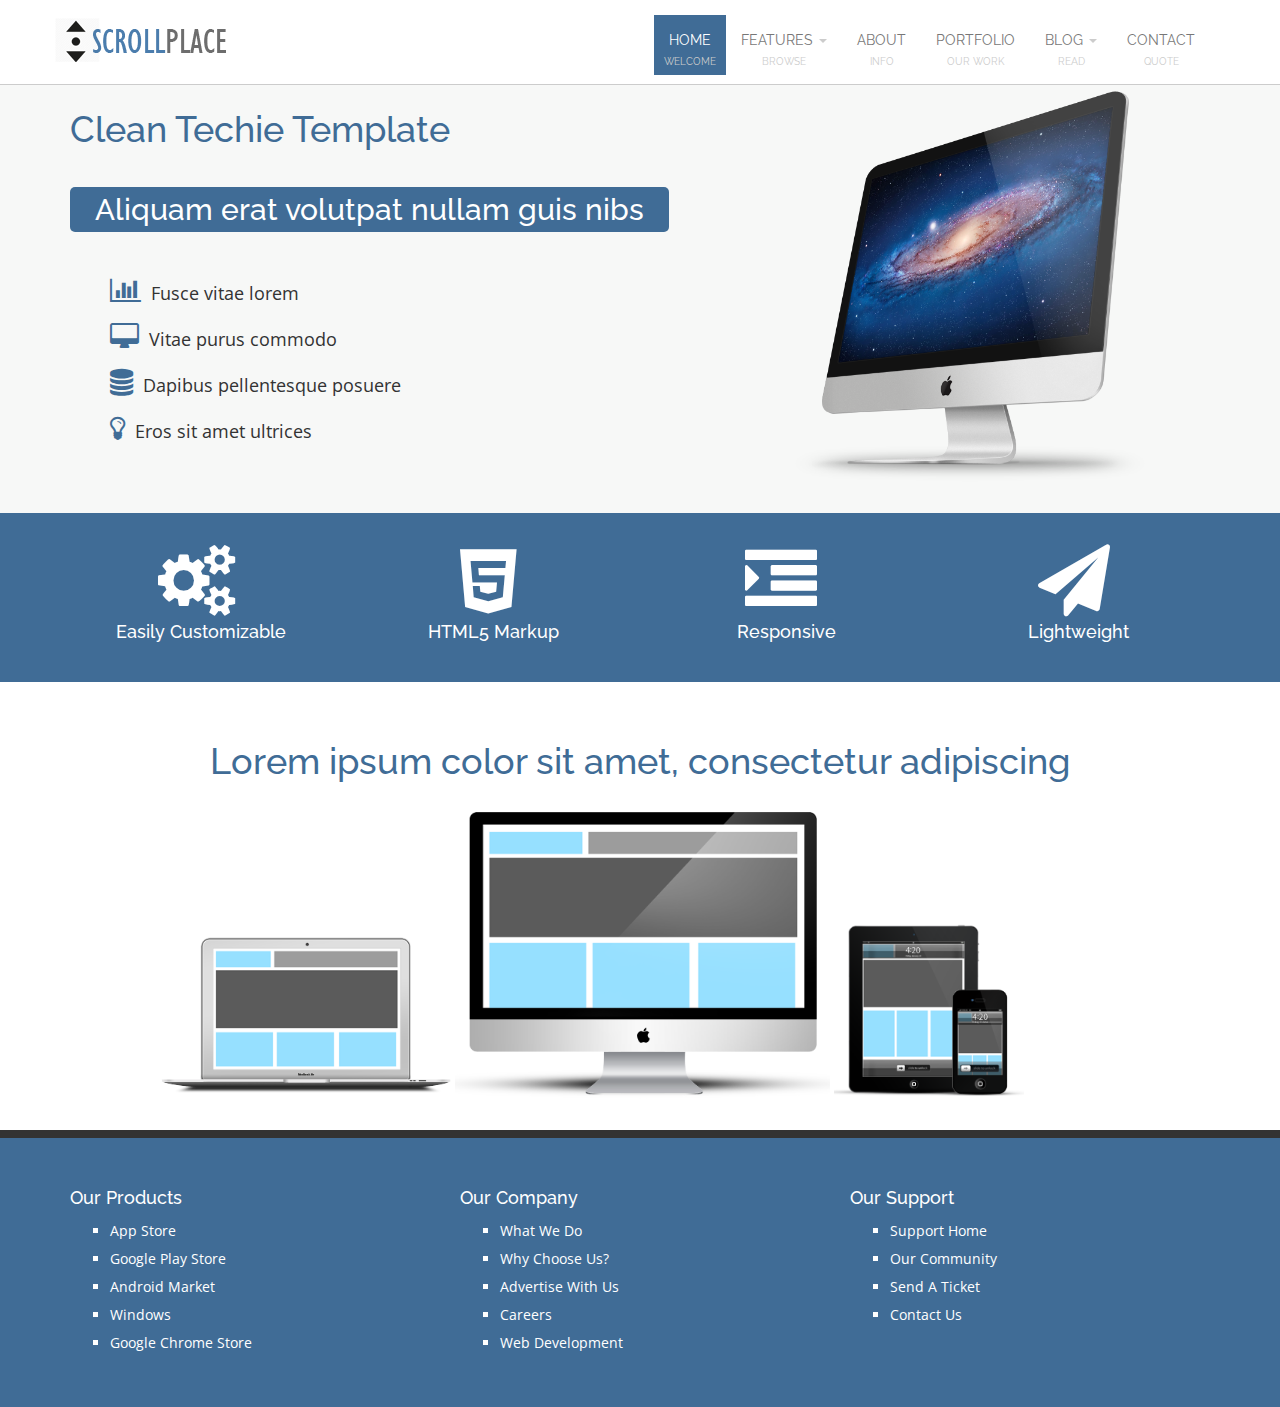
<file: bootstraptemplate/index.html>
<!DOCTYPE html>
<html lang="en">
<head>
    <meta charset="utf-8">
    <meta http-equiv="X-UA-Compatible" content="IE=edge">
    <meta name="viewport" content="width=device-width, initial-scale=1">


    <title>ScrollPlace Bootstrap Template</title>

    <!-- Fonts -->
    <link href="https://fonts.googleapis.com/css?family=Open+Sans:400,600" rel="stylesheet">
    <link href="https://fonts.googleapis.com/css?family=Raleway:400,100, 200, 300, 500, 600" rel="stylesheet">


    <!-- Bootstrap core CSS -->
    <link href="css/bootstrap2.css" rel="stylesheet">
    <link href="css/font-awesome.css" rel="stylesheet">

    <!-- style.css -->
    <link href="css/style.css" rel="stylesheet">
</head>

<body>

<nav class="navbar navbar-fixed-top navbar-default" role="navigation">
    <div class="container">
        <div class="navbar-header">
            <button type="button" class="navbar-toggle collapsed" data-toggle="collapse" data-target="#navbar" aria-expanded="false" aria-controls="navbar">
                <span class="sr-only">Toggle navigation</span>
                <span class="icon-bar"></span>
                <span class="icon-bar"></span>
                <span class="icon-bar"></span>
            </button>
            <a class="navbar-brand" href="#"><img src="img/logo.png" alt="ScrollPlace"></a>
        </div>
        <div id="navbar" class="collapse navbar-collapse navbar-right">
            <ul class="nav navbar-nav">
                <li class="active"><a href="index.html">Home</a><span>Welcome</span></li>
                <li class="dropdown">
                    <a href="#" class="dropdown-toggle" data-toggle="dropdown">Features <span class="caret"></span></a><span>Browse</span>
                    <ul class="dropdown-menu" role="menu">
                        <li><a href="typography.html"> Typography</a></li>
                        <li><a href="components.html"> Components</a></li>
                        <li><a href="blocks.html"> Block Styles</a></li>
                        <li><a href="icons.html"> Icons</a></li>
                        <li><a href="widgets.html">Widgets</a></li>
                        <li><a href="scroller.html">Image Scroller</a></li>
                        <li><a href="gallery.html">Portfolio Gallery</a></li>
                        <li><a href="tables.html">Tables</a></li>
                        <li><a href="forms.html"> Forms</a></li>
                        <li><a href="grid.html">Grid System</a></li>
                    </ul>
                </li>
                <li><a href="about.html">About</a><span>Info</span></li>
                <li><a href="portfolio.html">Portfolio</a><span>Our Work</span></li>
                <li class="dropdown">
                    <a href="blog-right-sidebar.html" class="dropdown-toggle" data-toggle="dropdown">Blog <span class="caret"></span></a><span>Read</span>
                    <ul class="dropdown-menu" role="menu">
                        <li><a href="blog-right-sidebar.html"> Blog - Right Sidebar</a></li>
                        <li><a href="blog-left-sidebar.html">Blog - Left Sidebar</a></li>
                        <li><a href="blog-no-sidebar.html">Blog - No Sidebar</a></li>
                    </ul>
                </li>
                <li><a href="contact.html">Contact</a><span>Quote</span></li>
            </ul>
        </div><!--/.nav-collapse -->
    </div>
</nav>

<section class="section-default section-showcase">
    <div class="container">
        <div class="row">
            <div class="col-md-8">
                <h1>Clean Techie Template</h1>
                <h2 class="highlight-primary">Aliquam erat volutpat nullam guis nibs</h2>
                <ul class="list-feature margin-top-30">
                    <li><i class="fa fa-bar-chart"></i>Fusce vitae lorem</li>
                    <li><i class="fa fa-desktop"></i>Vitae purus commodo</li>
                    <li><i class="fa fa-database"></i>Dapibus pellentesque posuere</li>
                    <li><i class="fa fa-lightbulb-o"></i>Eros sit amet ultrices</li>
                </ul>
            </div>
            <div class="col-md-4">
                <img id="main" src="img/imac.png">
            </div>
        </div>
    </div>
</section>

<section class="section-primary content-icons">
    <div class="container">
        <div class="row">
            <div class="col-md-3">
                <h4>
                    <i class="fa fa-cogs fa-white fa-lg"></i>
                    Easily Customizable
                </h4>
            </div>
            <div class="col-md-3">
                <h4>
                    <i class="fa fa-html5 fa-white fa-lg"></i>
                    HTML5 Markup
                </h4>
            </div>
            <div class="col-md-3">
                <h4>
                    <i class="fa fa-indent fa-white fa-lg"></i>
                    Responsive
                </h4>
            </div>
            <div class="col-md-3">
                <h4>
                    <i class="fa fa-send fa-white fa-lg"></i>
                    Lightweight
                </h4>
            </div>
        </div>
    </div>
</section>

<section class="content-devices scroll-300 padding-bottom-40">
    <div class="container">
        <div class="row">
            <div class="col-md-12">
                <h1>
                    Lorem ipsum color sit amet, consectetur adipiscing
                </h1>
                <img id="laptop" src="img/laptop.png">
                <img id="desktop" src="img/desktop.png">
                <img id="mobile" src="img/mobile.png">
            </div>
        </div>
    </div>
</section>

<footer id="footer-main">
    <div class="container">
        <div class="row">
            <div class="col-md-4">
                <h4>Our Products</h4>
                <ul>
                    <li class="app-appstore"><a href="#">App Store</a></li>
                    <li class="app-play"><a href="#">Google Play Store</a></li>
                    <li class="app-droid"><a href="#">Android Market</a></li>
                    <li class="app-windows"><a href="#">Windows</a></li>
                    <li class="app-chrome"><a href="#">Google Chrome Store</a></li>
                </ul>
            </div>
            <div class="col-md-4">
                <h4>Our Company</h4>
                <ul>
                    <li><a href="#">What We Do</a></li>
                    <li><a href="#">Why Choose Us?</a></li>
                    <li><a href="#">Advertise With Us</a></li>
                    <li><a href="#">Careers</a></li>
                    <li><a href="#">Web Development</a></li>
                </ul>
            </div>
            <div class="col-md-4">
                <h4>Our Support</h4>
                <ul>
                    <li><a href="#">Support Home</a></li>
                    <li><a href="#">Our Community</a></li>
                    <li><a href="#">Send A Ticket</a></li>
                    <li><a href="#">Contact Us</a></li>
                </ul>
            </div>
        </div>
    </div>
</footer>


<!-- Bootstrap core JavaScript
================================================== -->
<!-- Placed at the end of the document so the pages load faster -->
<script src="js/jquery-3.1.1.min.js"></script>
<script src="js/bootstrap.js"></script>

<script>
    $(document).ready(function () {
        $('#main').addClass('animate');

        $(window).scroll(function () {
            var y = $(this).scrollTop();

            if (y >= 200) {
                $('#laptop').addClass('animate');
                $('#mobile').addClass('animate');

            }

            if (y < 200) {
                $('#laptop').removeClass('animate');
                $('#mobile').removeClass('animate');
            }
        });
    });
</script>
</body>
</html>
</file>
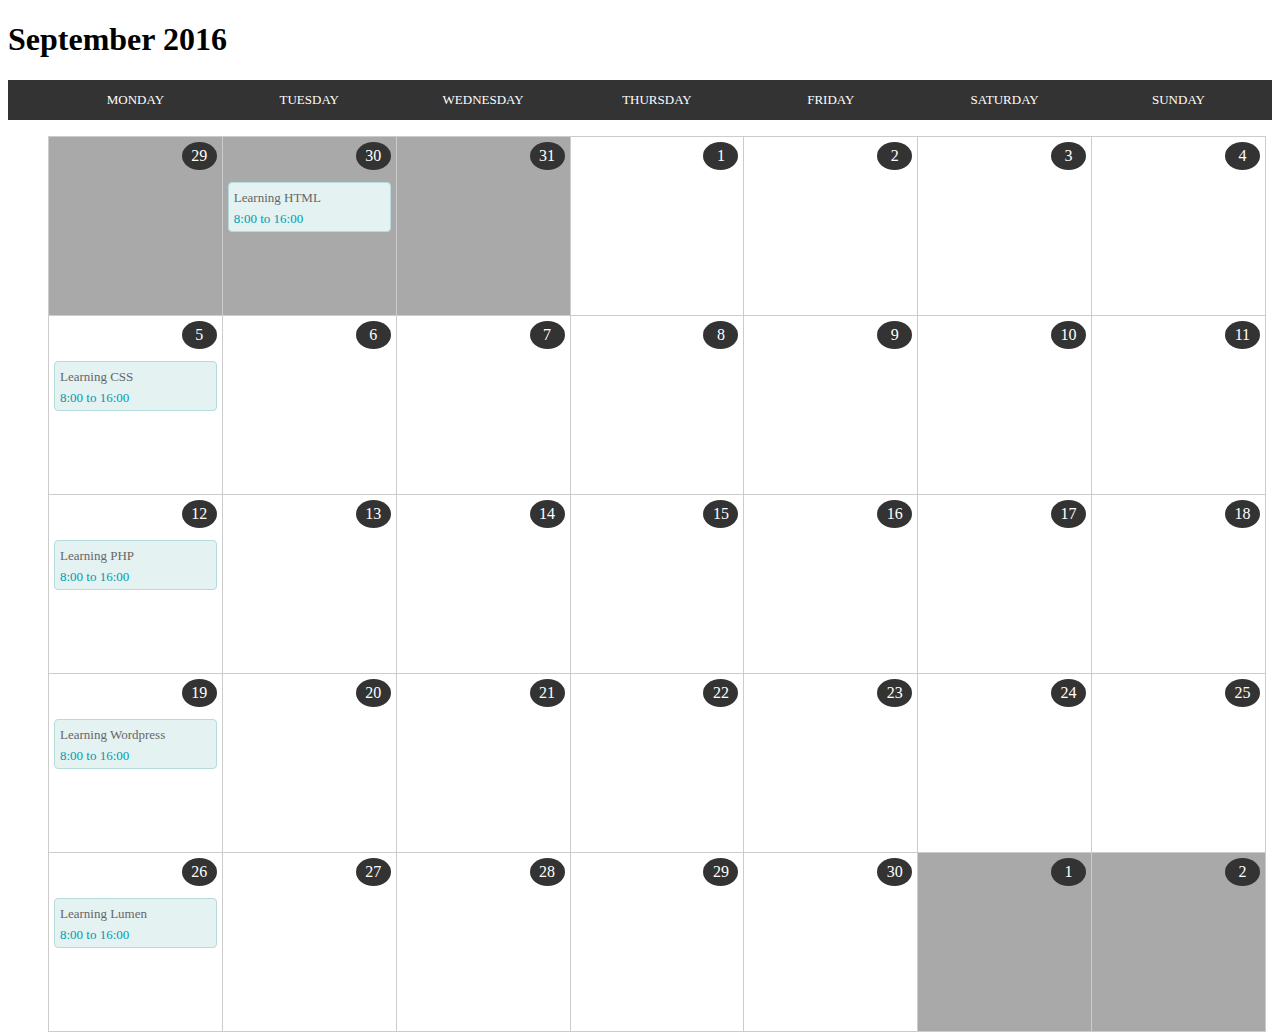
<file: calendar/index.html>
<!DOCTYPE html>
<html lang="en">
<head>
    <meta charset="UTF-8">
    <title>Calendar</title>
    <meta name="viewport" content="width=device-width, initial-scale=1">
    <link rel="stylesheet" href="css/style.css">
</head>
<body>
<div class="calendar-wrap">
    <header>
        <h1>September 2016</h1>
    </header>
    <div id="calendar">
        <ul class="weekdays">
            <li>Monday</li>
            <li>Tuesday</li>
            <li>Wednesday</li>
            <li>Thursday</li>
            <li>Friday</li>
            <li>Saturday</li>
            <li>Sunday</li>
        </ul>
        <ul class="days">
            <li class="day other-month">
                <div class="date">
                    29
                </div>
            </li>
            <li class="day other-month">
                <div class="date">
                    30
                </div>
                <div class="event">
                    <div class="event-description">Learning HTML</div>
                    <div class="event-time">8:00 to 16:00</div>
                </div>
            </li>
            <li class="day other-month">
                <div class="date">
                    31
                </div>
            </li>
            <li class="day">
                <div class="date">
                    1
                </div>
            </li>
            <li class="day">
                <div class="date">
                    2
                </div>
            </li>
            <li class="day">
                <div class="date">
                    3
                </div>
            </li>
            <li class="day">
                <div class="date">
                    4
                </div>
            </li>
        </ul>
        <ul class="days">
            <li class="day">
                <div class="date">
                    5
                </div>
                <div class="event">
                    <div class="event-description">Learning CSS</div>
                    <div class="event-time">8:00 to 16:00</div>
                </div>
            </li>
            <li class="day">
                <div class="date">
                    6
                </div>
            </li>
            <li class="day">
                <div class="date">
                    7
                </div>
            </li>
            <li class="day">
                <div class="date">
                    8
                </div>
            </li>
            <li class="day">
                <div class="date">
                    9
                </div>
            </li>
            <li class="day">
                <div class="date">
                    10
                </div>
            </li>
            <li class="day">
                <div class="date">
                    11
                </div>
            </li>
        </ul>
        <ul class="days">
            <li class="day">
                <div class="date">
                    12
                </div>
                <div class="event">
                    <div class="event-description">Learning PHP</div>
                    <div class="event-time">8:00 to 16:00</div>
                </div>
            </li>
            <li class="day">
                <div class="date">
                    13
                </div>
            </li>
            <li class="day">
                <div class="date">
                    14
                </div>
            </li>
            <li class="day">
                <div class="date">
                    15
                </div>
            </li>
            <li class="day">
                <div class="date">
                    16
                </div>
            </li>
            <li class="day">
                <div class="date">
                    17
                </div>
            </li>
            <li class="day">
                <div class="date">
                    18
                </div>
            </li>
        </ul>
        <ul class="days">
            <li class="day">
                <div class="date">
                    19
                </div>
                <div class="event">
                    <div class="event-description">Learning Wordpress</div>
                    <div class="event-time">8:00 to 16:00</div>
                </div>
            </li>
            <li class="day">
                <div class="date">
                    20
                </div>
            </li>
            <li class="day">
                <div class="date">
                    21
                </div>
            </li>
            <li class="day">
                <div class="date">
                    22
                </div>
            </li>
            <li class="day">
                <div class="date">
                    23
                </div>
            </li>
            <li class="day">
                <div class="date">
                    24
                </div>
            </li>
            <li class="day">
                <div class="date">
                    25
                </div>
            </li>
        </ul>
        <ul class="days">
            <li class="day">
                <div class="date">
                    26
                </div>
                <div class="event">
                    <div class="event-description">Learning Lumen</div>
                    <div class="event-time">8:00 to 16:00</div>
                </div>
            </li>
            <li class="day">
                <div class="date">
                    27
                </div>
            </li>
            <li class="day">
                <div class="date">
                    28
                </div>
            </li>
            <li class="day">
                <div class="date">
                    29
                </div>
            </li>
            <li class="day">
                <div class="date">
                    30
                </div>
            </li>
            <li class="day other-month">
                <div class="date">
                    1
                </div>
            </li>
            <li class="day other-month">
                <div class="date">
                    2
                </div>
            </li>
        </ul>
    </div>
</div>

</body>
</html>
</file>
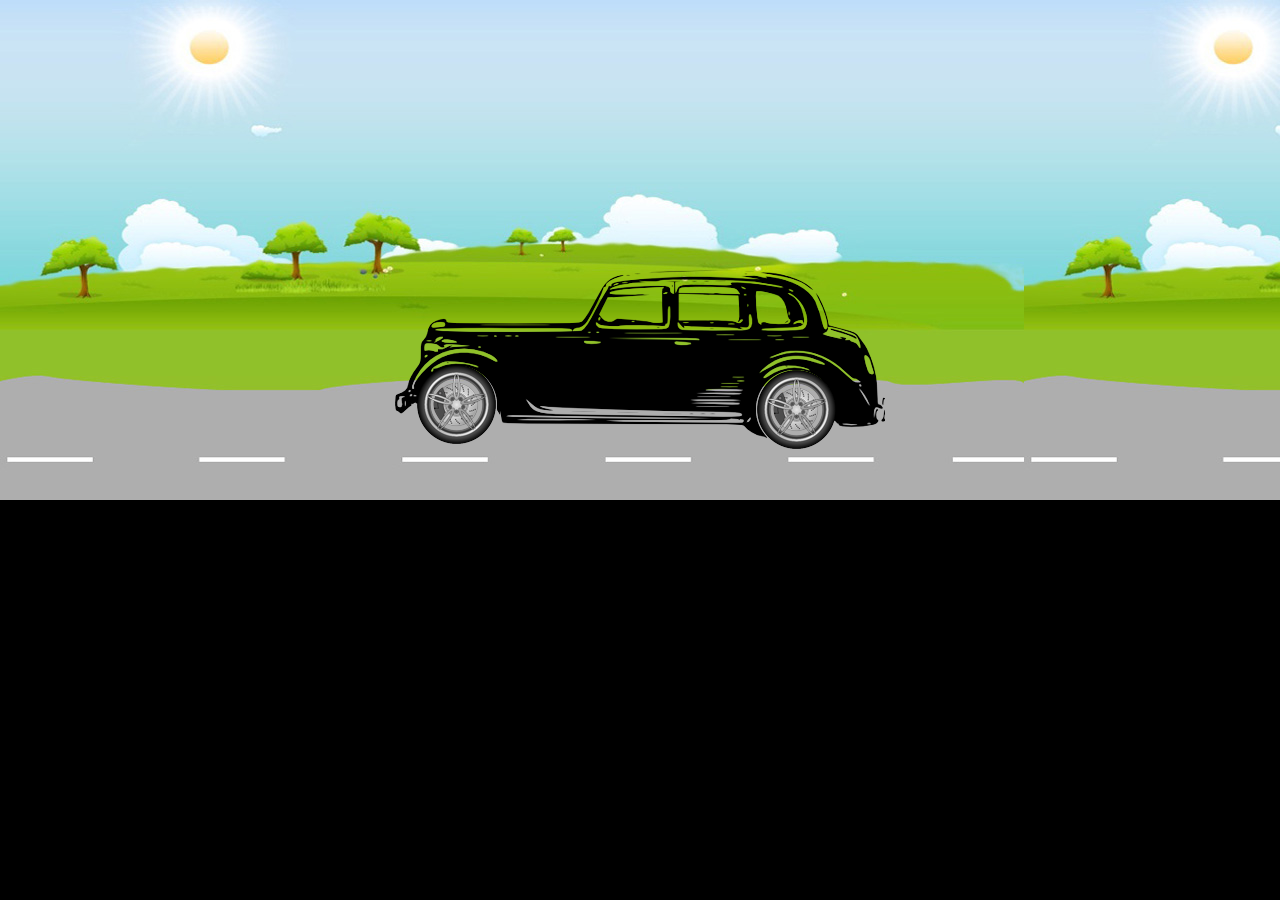
<file: car/index.html>
<!DOCTYPE html>
<html lang="en">
<head>
    <meta charset="UTF-8">
    <title>Animated Car</title>
    <link rel="stylesheet" href="css/styles.css">
</head>
<body>
    <div id="container">
        <div id="car-body"></div>
        <div id="wheel-front"></div>
        <div id="wheel-back"></div>
    </div>
</body>
<script src="js/jquery-3.1.1.min.js"></script>
<script>
    $(document).ready(function () {
        $('#car-body').on('click', function () {
            $('body').toggleClass('pause');
            $('#wheel-front').toggleClass('pause');
            $('#wheel-back').toggleClass('pause');
        })
    })
</script>
</html>
</file>
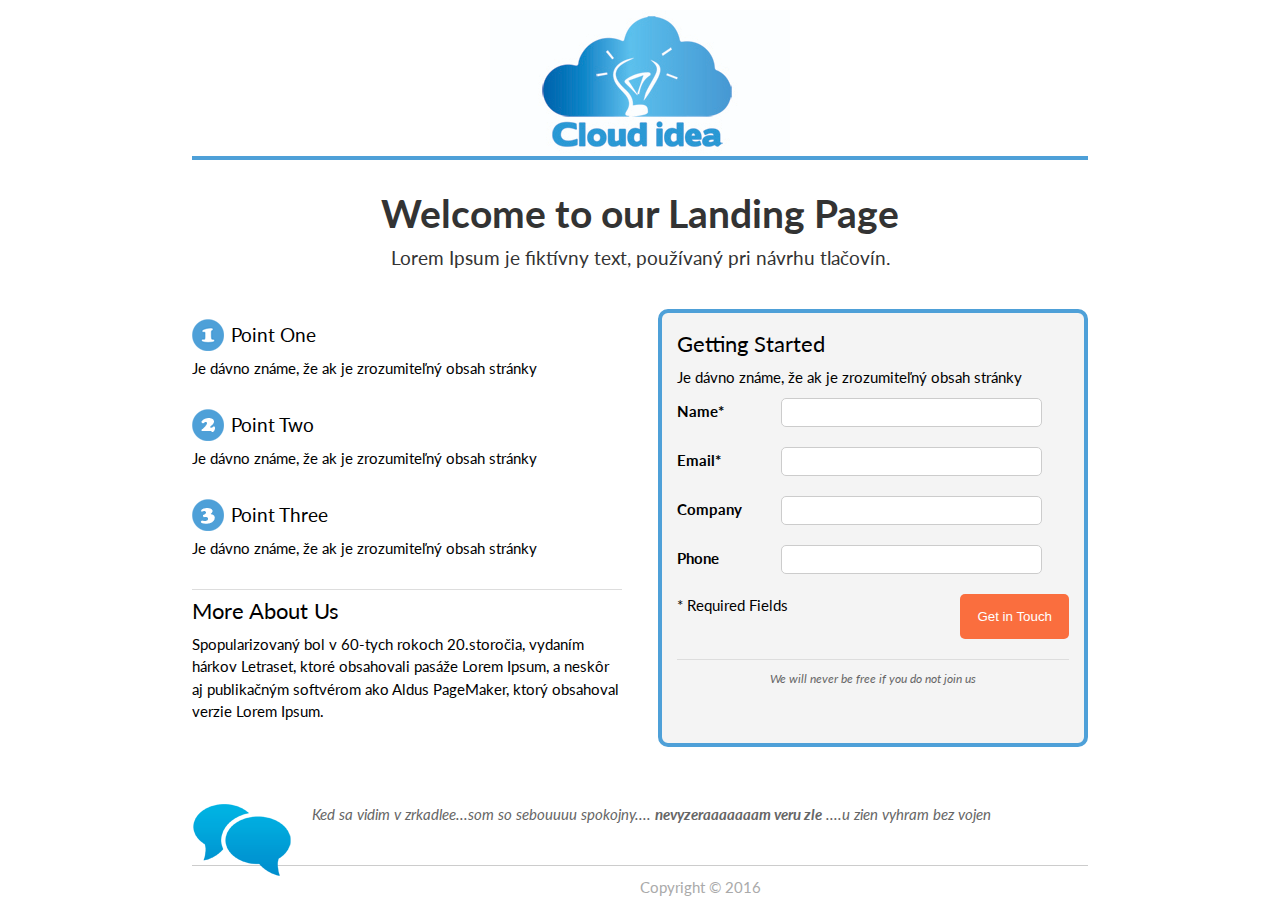
<file: form/index.html>
<!DOCTYPE html>
<html lang="en">
<head>
    <meta charset="UTF-8">
    <title>Title</title>
    <link rel="stylesheet" href="css/reset.css">
    <link rel="stylesheet" href="css/style.css">
    <meta name="viewport" content="width=device-width, initial-scale=1">
    <link href="https://fonts.googleapis.com/css?family=Lato" rel="stylesheet">
</head>
<body>
<div id="container">
    <header id="main-header">
        <img id="logo" src="images/logo.jpg" alt="Cloud Idea">
    </header>

    <div id="main-text">
        <h1>Welcome to our Landing Page</h1>
        <h4>Lorem Ipsum je fiktívny text, používaný pri návrhu tlačovín.</h4>
    </div>
    <div id="sub-1">
        <ul class="points">
            <li>
                <img src="images/number1.png" alt="Point 1">
                <h4>Point One</h4>
                <p>Je dávno známe, že ak je zrozumiteľný obsah stránky</p>
            </li>
            <li>
                <img src="images/number2.png" alt="Point 1">
                <h4>Point Two</h4>
                <p>Je dávno známe, že ak je zrozumiteľný obsah stránky</p>
            </li>
            <li>
                <img src="images/number3.png" alt="Point 1">
                <h4>Point Three</h4>
                <p>Je dávno známe, že ak je zrozumiteľný obsah stránky</p>
            </li>
        </ul>
        <footer class="content-footer">
            <h3>More About Us</h3>
            <p>Spopularizovaný bol v 60-tych rokoch 20.storočia, vydaním hárkov Letraset, ktoré obsahovali pasáže Lorem
                Ipsum, a neskôr aj publikačným softvérom ako Aldus PageMaker, ktorý obsahoval verzie Lorem Ipsum.</p>
        </footer>
    </div>
    <div id="sub-2">
        <form action="" id="contact-form">
            <header id="content-header">
                <h3>Getting Started</h3>
                <p>Je dávno známe, že ak je zrozumiteľný obsah stránky</p>
            </header>
            <div>
                <label for="">Name*</label>
                <input type="text">
            </div>
            <div>
                <label for="">Email*</label>
                <input type="email">
            </div>
            <div>
                <label for="">Company</label>
                <input type="text">
            </div>
            <div>
                <label for="">Phone</label>
                <input type="text">
            </div>
            <div>
                <em>* Required Fields</em>
                <input type="submit" value="Get in Touch">
            </div>
            <div class="clearfix"></div>
            <div class="content-footer">
                <p>We will never be free if you do not join us</p>
            </div>
        </form>
    </div>
    <div class="clearfix"></div>

    <div id="testimonial">
        <img src="images/testimonial.png" alt="Customer Testimonial">
        <blockquote>
            Ked sa vidim v zrkadlee...som so sebouuuu spokojny.... <strong>nevyzeraaaaaaam veru zle</strong> ....u zien
            vyhram bez vojen
        </blockquote>
    </div>
    <footer id="main-footer">
        <p>Copyright &copy; 2016</p>
    </footer>

</div>
</body>
</html>
</file>
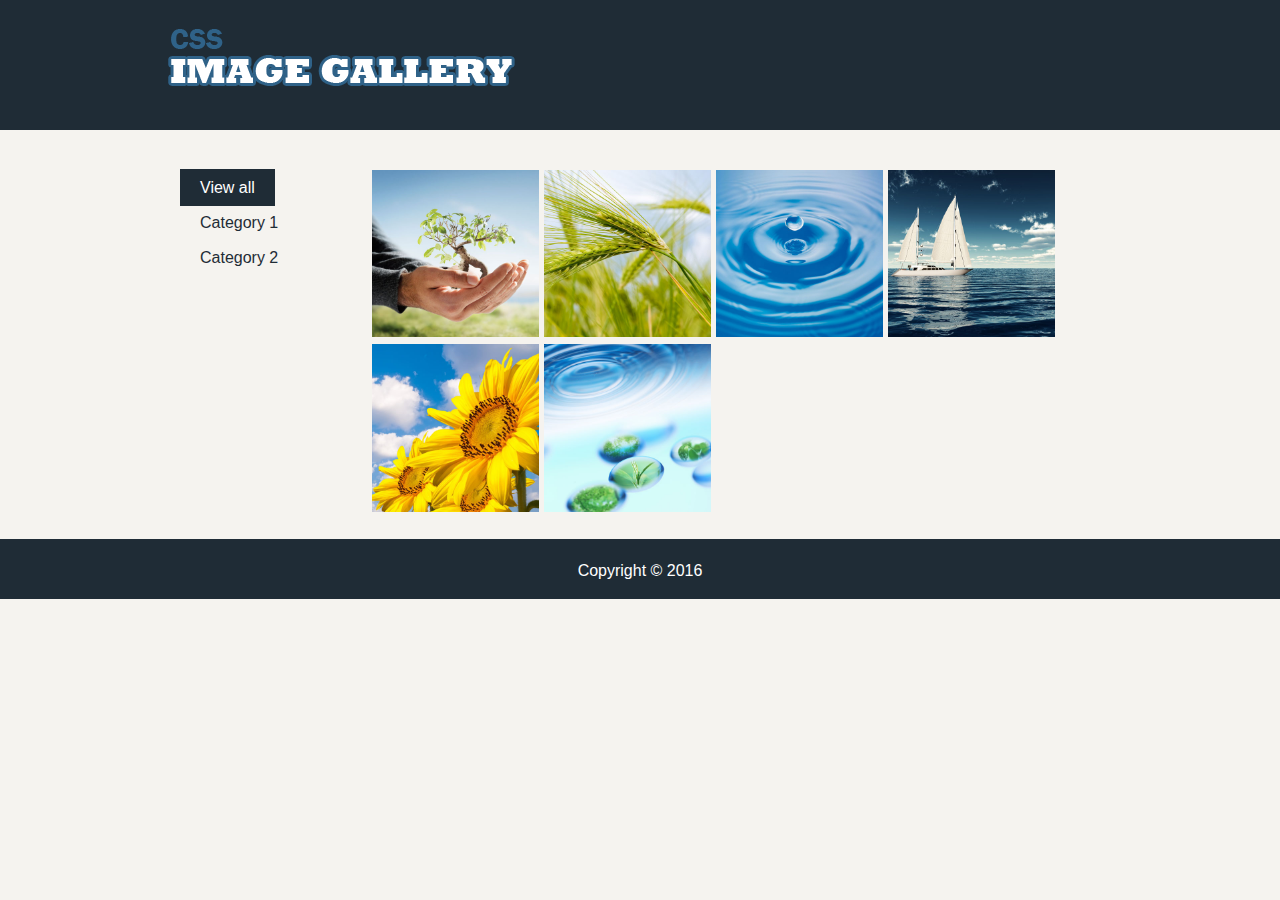
<file: gallery/index.html>
<!DOCTYPE html>
<html lang="en">
<head>
    <meta charset="UTF-8">
    <title>CSS Image Gallery</title>
    <link rel="stylesheet" href="css/style.css">
    <link rel="stylesheet" href="css/jquery.fancybox.css">
    <link rel="stylesheet" href="css/jquery.fancybox-buttons.css">
    <link rel="stylesheet" href="css/jquery.fancybox-thumbs.css">
</head>
<body>
<header>
    <div class="container">
        <img class="logo" src="img/logo.png" alt="">
    </div>
</header>
<div class="container">
    <section>
        <div class="gallery">
            <a href="img/image1.jpg" class="fancybox" data-fancybox-group="gallery" data-filter="category1"><img src="img/image1.jpg"
                                                                                         alt=""></a>
            <a href="img/image2.jpg" class="fancybox" data-fancybox-group="gallery" data-filter="category1"><img src="img/image2.jpg"
                                                                                         alt=""></a>
            <a href="img/image3.jpg" class="fancybox" data-fancybox-group="gallery" data-filter="category2"> <img src="img/image3.jpg"
                                                                                          alt=""></a>
            <a href="img/image4.jpg" class="fancybox" data-fancybox-group="gallery" data-filter="category1"><img src="img/image4.jpg"
                                                                                         alt=""></a>
            <a href="img/image5.jpg" class="fancybox" data-fancybox-group="gallery" data-filter="category2"><img src="img/image5.jpg"
                                                                                         alt=""></a>
            <a href="img/image6.jpg" class="fancybox" data-fancybox-group="gallery" data-filter="category2"> <img src="img/image6.jpg"
                                                                                          alt=""></a>
        </div>
    </section>
    <aside>
        <nav>
            <a class="filter active" data-rel="all" href="javascript:;">View all</a>
            <a class="filter" data-rel="category1" href="javascript:;">Category 1</a>
            <a class="filter" data-rel="category2" href="javascript:;">Category 2</a>
        </nav>
    </aside>
</div>
<footer>
    <div class="container">
        <p>Copyright &copy; 2016</p>
    </div>
</footer>
</body>

<script src="js/jquery-3.1.1.min.js"></script>
<script src="js/jquery.fancybox.pack.js"></script>
<script src="js/jquery.fancybox-buttons.js"></script>
<script src="js/jquery.fancybox-media.js"></script>
<script src="js/jquery.fancybox-thumbs.js"></script>
<script type="text/javascript">
    $(document).ready(function () {
        $(".fancybox").fancybox({
            helpers: {
                buttons: {}
            }
        });

        $('.filter').on('click', function () {
            var $this = $(this);
            if (!$this.hasClass('active')){
                $('.filter').removeClass('active');
                $this.addClass('active'); // set active class to link I click

                // get data-rel attribute
                var $filter = $this.data('rel');
                $filter == 'all' ? $('.fancybox').attr('data-fancybox-group', 'gallery').not(":visible").fadeIn() :
                        $('.fancybox').fadeOut(0)
                        .filter(function () {
                            return $(this).data('filter') == $filter;
                }).attr('data-fancybox-group', $filter).fadeIn(2000)
            }
        });
    });
</script>
</html>
</file>
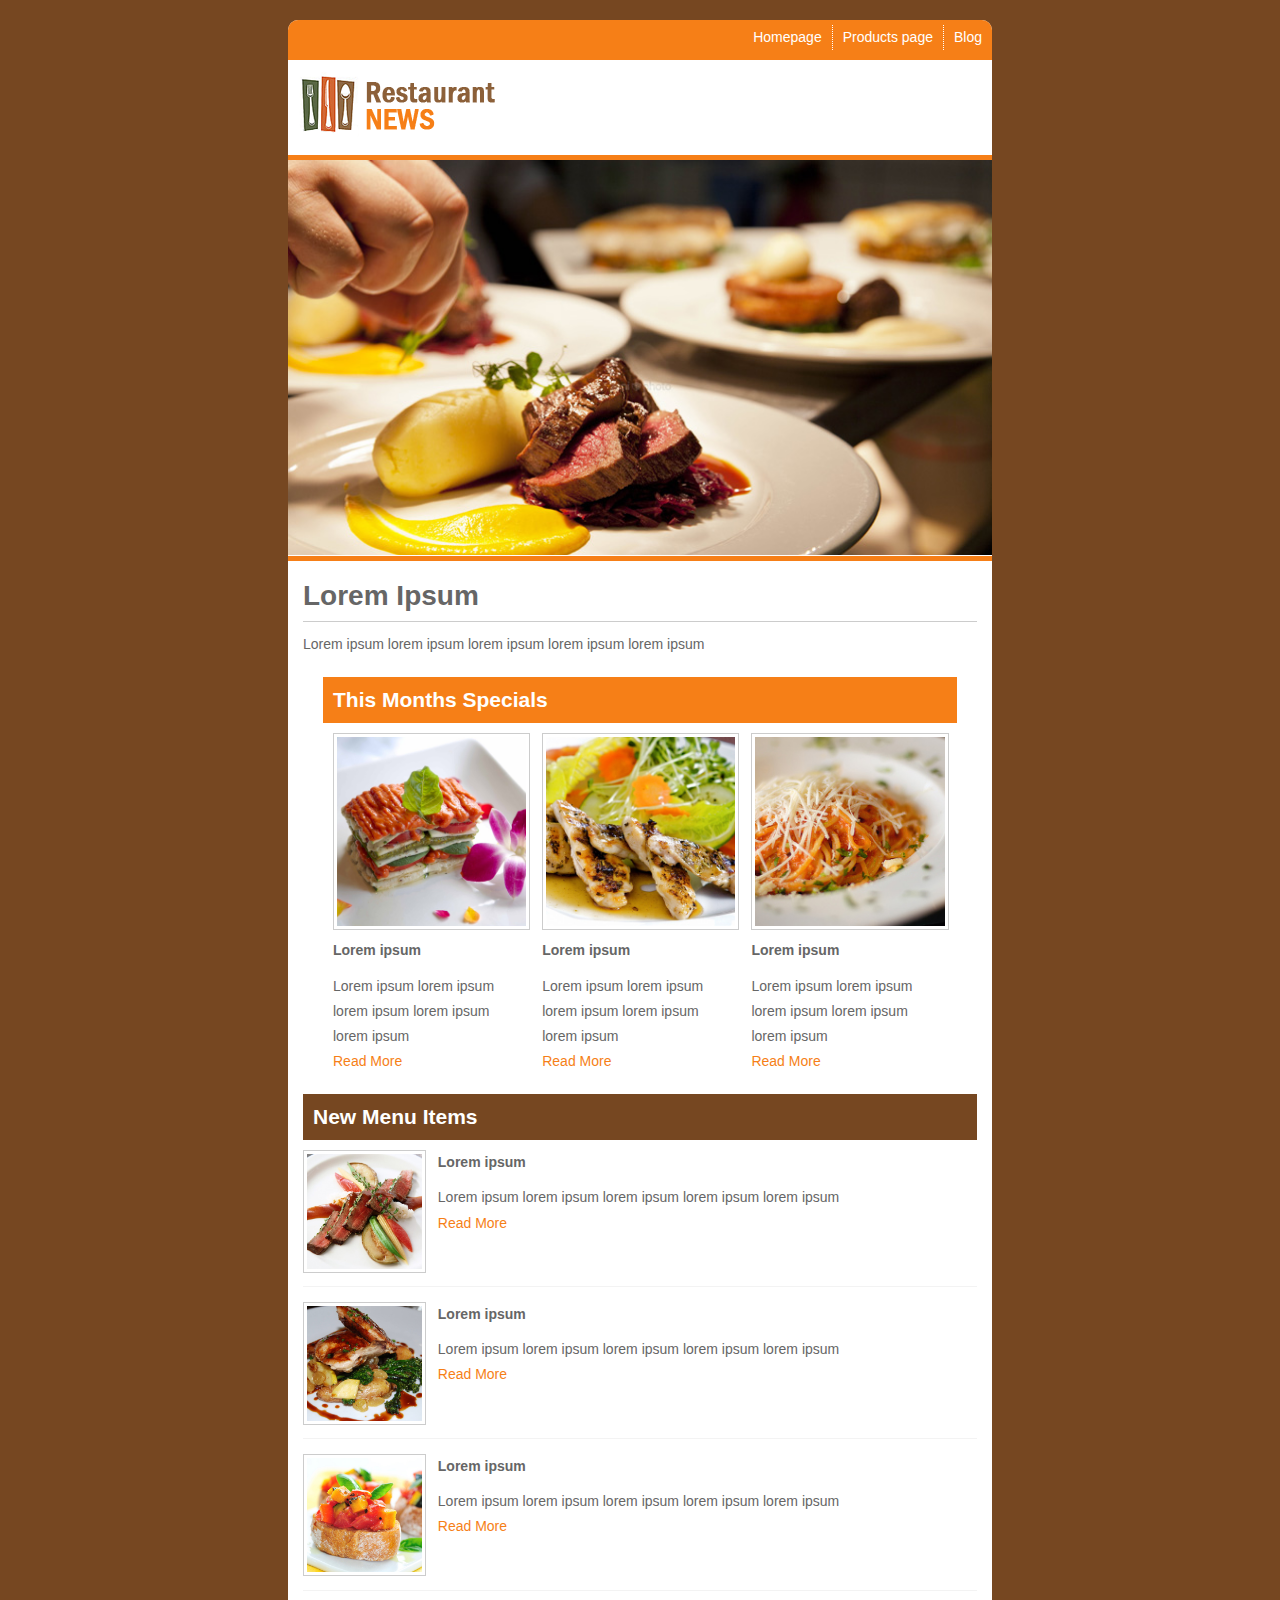
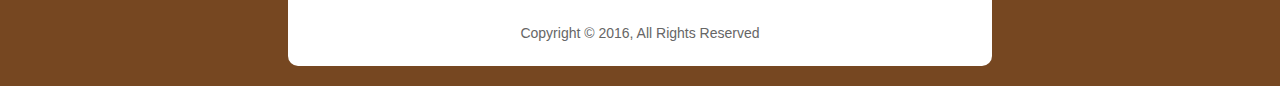
<file: lessnewsletter/index.html>
<!DOCTYPE html>
<html lang="en">
<head>
    <meta charset="UTF-8">
    <title>Newsletter</title>
    <link rel="stylesheet" href="css/style.css">
</head>
<body>
    <div class="container">
        <nav>
            <ul>
                <li><a href="#">Homepage</a></li>
                <li><a href="#">Products page</a></li>
                <li><a href="#">Blog</a></li>
            </ul>
        </nav>
        <header>
            <img src="img/logo.png" alt="Restaurant Newsletter">
        </header>
        <div class="showcase">
            <img src="img/showcase.jpg" alt="Showcase">
        </div>
        <div class="content">
            <h1 class="page-header">Lorem Ipsum</h1>
            <p>Lorem ipsum lorem ipsum lorem ipsum lorem ipsum lorem ipsum</p>

            <!--SPECIALS-->
            <div class="specials">
                <h2 class="heading-primary">This Months Specials</h2>
                <ul>
                    <li>
                        <img src="img/food1.jpg">
                        <h4>Lorem ipsum</h4>
                        <p>Lorem ipsum lorem ipsum lorem ipsum lorem ipsum lorem ipsum</p>
                        <a href="#">Read More</a>
                    </li>
                    <li>
                        <img src="img/food2.jpg">
                        <h4>Lorem ipsum</h4>
                        <p>Lorem ipsum lorem ipsum lorem ipsum lorem ipsum lorem ipsum</p>
                        <a href="#">Read More</a>
                    </li>
                    <li>
                        <img src="img/food3.jpg">
                        <h4>Lorem ipsum</h4>
                        <p>Lorem ipsum lorem ipsum lorem ipsum lorem ipsum lorem ipsum</p>
                        <a href="#">Read More</a>
                    </li>
                </ul>
            </div>
            <div class="clearfix"></div>

            <div class="new-items">
                <h2 class="heading-secondary">New Menu Items</h2>
                <ul>
                    <li>
                        <div class="item-left">
                            <img src="img/food4.jpg">
                        </div>
                        <div class="item-right">
                            <h4>Lorem ipsum</h4>
                            <p>Lorem ipsum lorem ipsum lorem ipsum lorem ipsum lorem ipsum</p>
                            <a href="#">Read More</a>
                        </div>
                    </li>
                    <div class="clearfix"></div>
                    <li>
                        <div class="item-left">
                            <img src="img/food5.jpg">
                        </div>
                        <div class="item-right">
                            <h4>Lorem ipsum</h4>
                            <p>Lorem ipsum lorem ipsum lorem ipsum lorem ipsum lorem ipsum</p>
                            <a href="#">Read More</a>
                        </div>
                    </li>
                    <div class="clearfix"></div>
                    <li>
                        <div class="item-left">
                            <img src="img/food6.jpg">
                        </div>
                        <div class="item-right">
                            <h4>Lorem ipsum</h4>
                            <p>Lorem ipsum lorem ipsum lorem ipsum lorem ipsum lorem ipsum</p>
                            <a href="#">Read More</a>
                        </div>
                    </li>
                    <div class="clearfix"></div>
                </ul>
            </div>
        </div>
        <footer>
            <p>Copyright &copy; 2016, All Rights Reserved</p>
        </footer>
    </div>
</body>
</html>
</file>
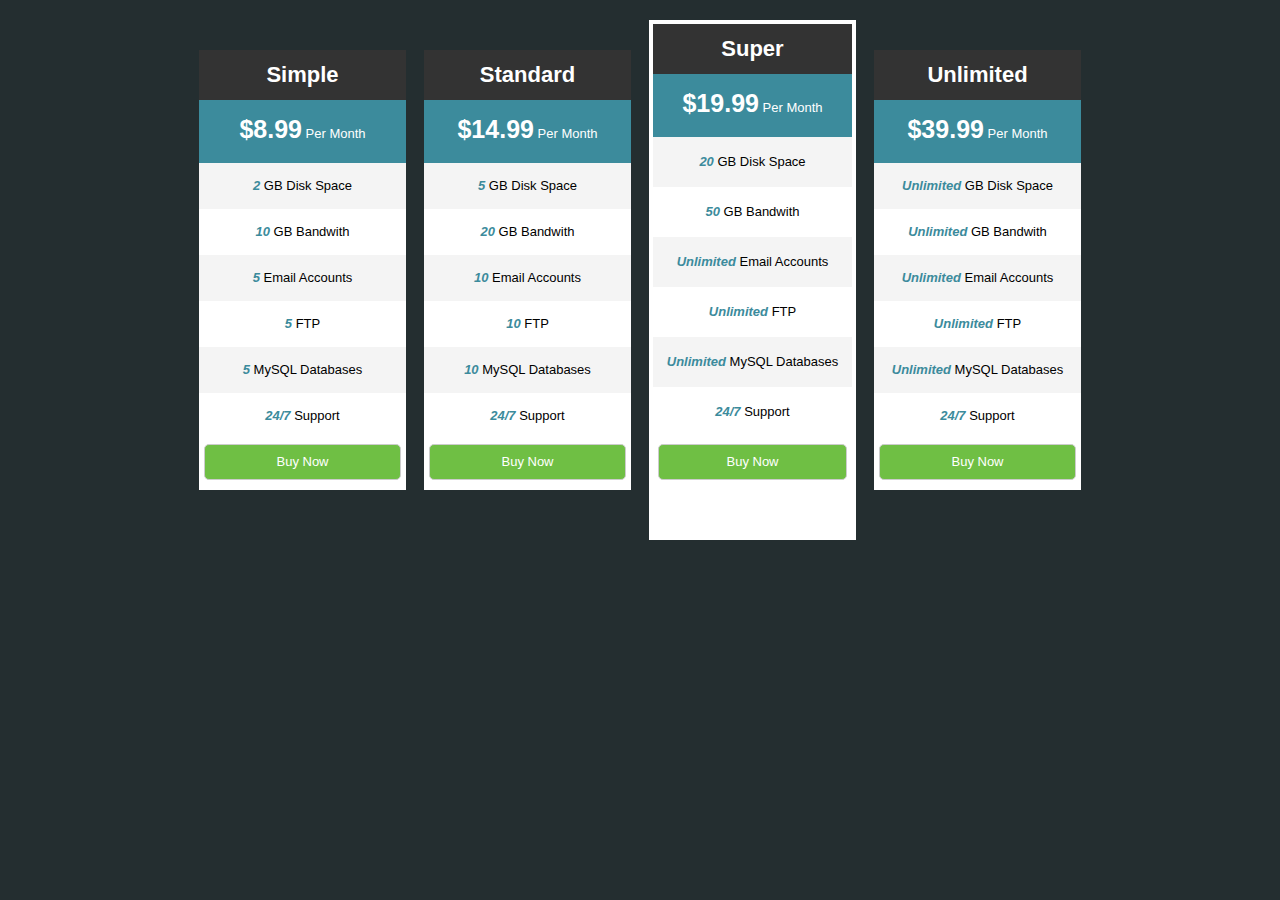
<file: pricingtable/index.html>
<!DOCTYPE html>
<html lang="en">
<head>
    <meta charset="UTF-8">
    <title>Pricing Table</title>
    <link rel="stylesheet" href="css/style.css">
</head>
<body>
    <div id="container">
        <ul class="price-tbl">
            <li class="tbl-block">
                <h3>Simple</h3>
                <div class="price">
                    <span>$8.99</span> Per Month
                </div>
                <ul class="features">
                    <li><em>2</em> GB Disk Space</li>
                    <li><em>10</em> GB Bandwith</li>
                    <li><em>5</em> Email Accounts</li>
                    <li><em>5</em> FTP</li>
                    <li><em>5</em> MySQL Databases</li>
                    <li><em>24/7</em> Support</li>
                </ul>
                <div class="tbl-footer">
                    <a href="#" class="btn btn-primary">
                        Buy Now
                    </a>
                </div>
            </li>

            <li class="tbl-block">
                <h3>Standard</h3>
                <div class="price">
                    <span>$14.99</span> Per Month
                </div>
                <ul class="features">
                    <li><em>5</em> GB Disk Space</li>
                    <li><em>20</em> GB Bandwith</li>
                    <li><em>10</em> Email Accounts</li>
                    <li><em>10</em> FTP</li>
                    <li><em>10</em> MySQL Databases</li>
                    <li><em>24/7</em> Support</li>
                </ul>
                <div class="tbl-footer">
                    <a href="#" class="btn btn-primary">
                        Buy Now
                    </a>
                </div>
            </li>

            <li class="tbl-block highlight">
                <h3>Super</h3>
                <div class="price">
                    <span>$19.99</span> Per Month
                </div>
                <ul class="features">
                    <li><em>20</em> GB Disk Space</li>
                    <li><em>50</em> GB Bandwith</li>
                    <li><em>Unlimited</em> Email Accounts</li>
                    <li><em>Unlimited</em> FTP</li>
                    <li><em>Unlimited</em> MySQL Databases</li>
                    <li><em>24/7</em> Support</li>
                </ul>
                <div class="tbl-footer">
                    <a href="#" class="btn btn-primary">
                        Buy Now
                    </a>
                </div>
            </li>

            <li class="tbl-block">
                <h3>Unlimited</h3>
                <div class="price">
                    <span>$39.99</span> Per Month
                </div>
                <ul class="features">
                    <li><em>Unlimited</em> GB Disk Space</li>
                    <li><em>Unlimited</em> GB Bandwith</li>
                    <li><em>Unlimited</em> Email Accounts</li>
                    <li><em>Unlimited</em> FTP</li>
                    <li><em>Unlimited</em> MySQL Databases</li>
                    <li><em>24/7</em> Support</li>
                </ul>
                <div class="tbl-footer">
                    <a href="#" class="btn btn-primary">
                        Buy Now
                    </a>
                </div>
            </li>
        </ul>
    </div>
</body>
</html>
</file>
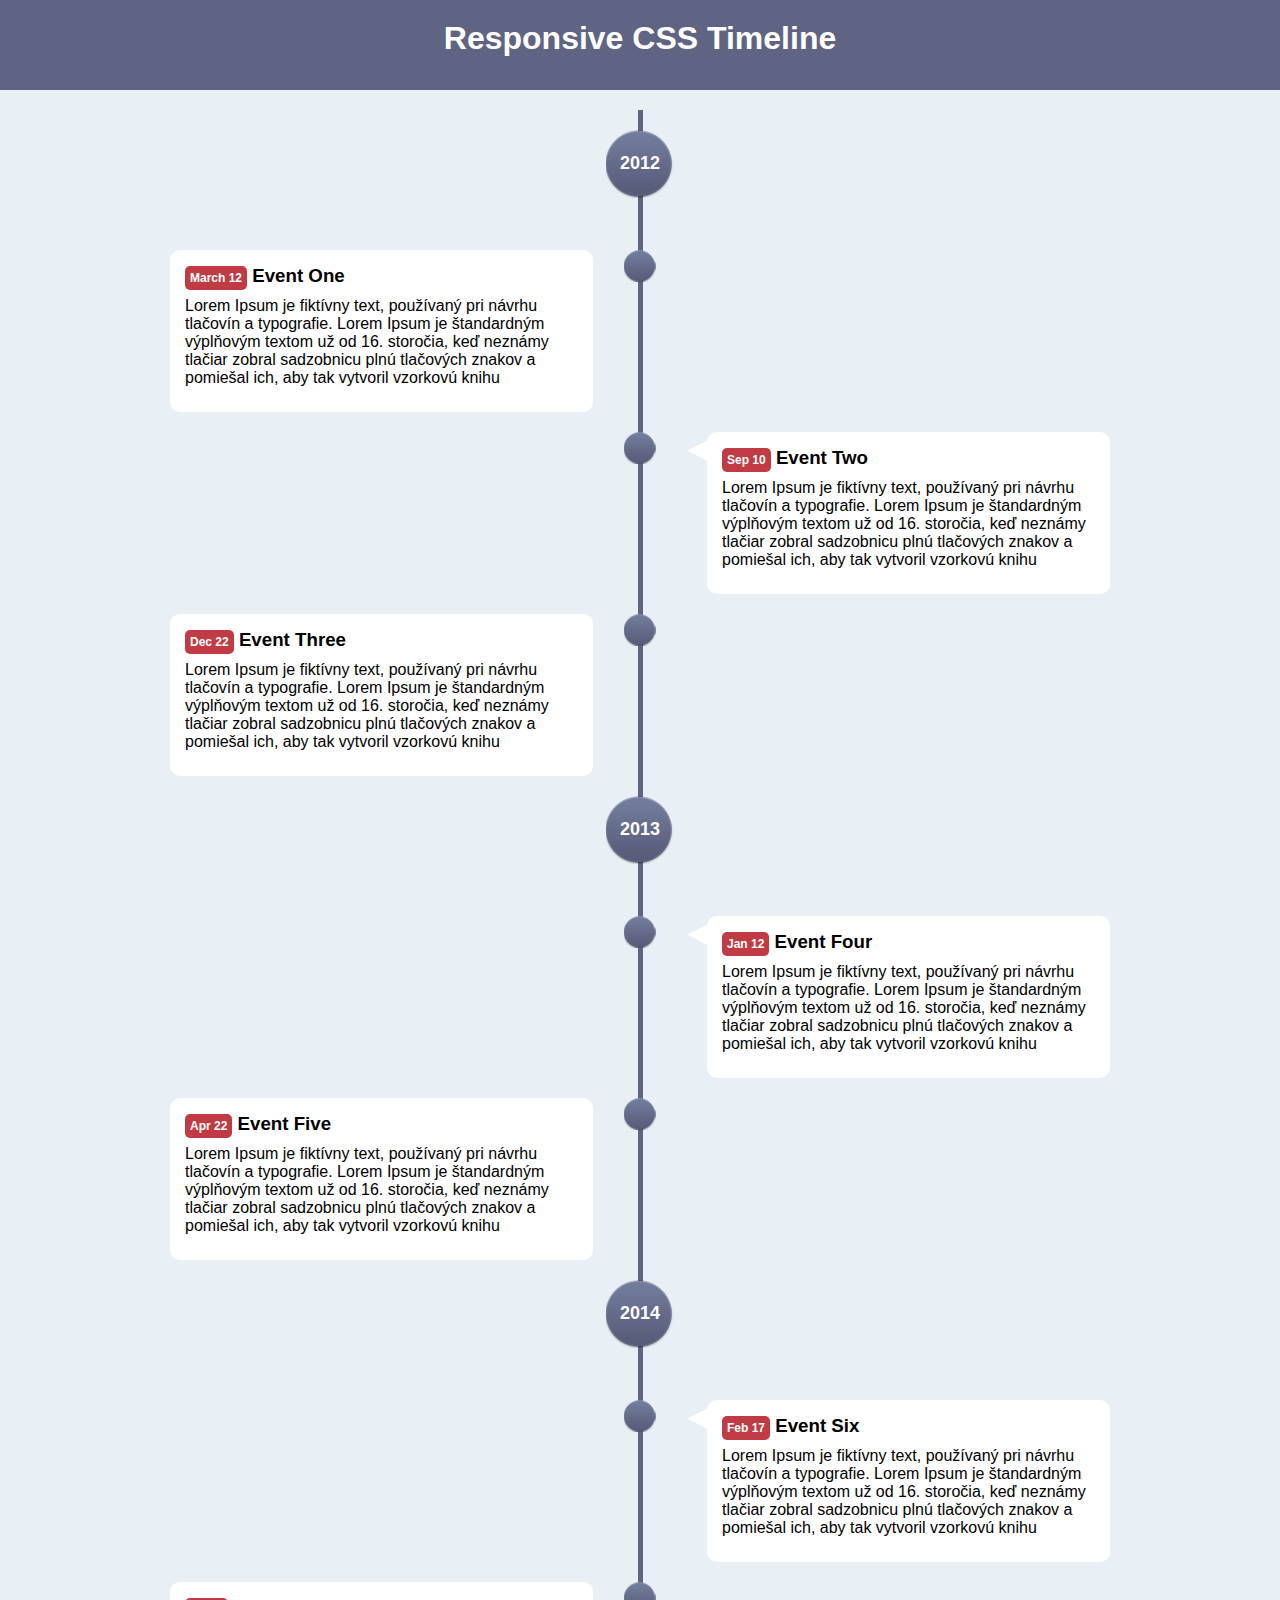
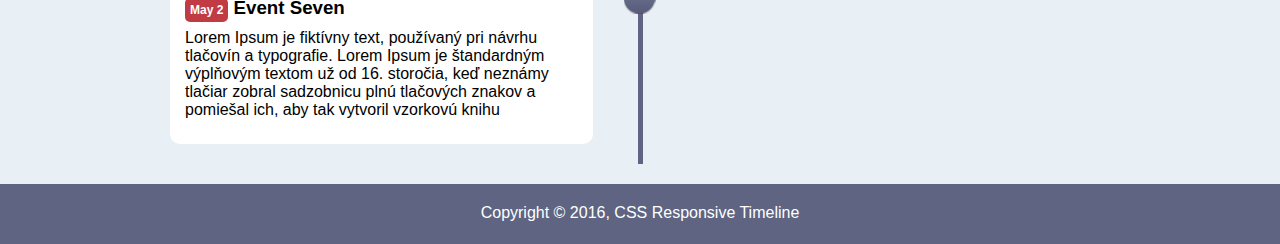
<file: timeline/index.html>
<!DOCTYPE html>
<html lang="en">
<head>
    <meta charset="UTF-8">
    <title>Responsive CSS Timeline</title>
    <meta name="viewport" content="width=device-width, initial-scale=1">
    <link rel="stylesheet" href="css/style.css">
</head>
<body>
<header>
    <div class="container">
        <h1>Responsive CSS Timeline</h1>
    </div>
</header>

<section>
    <div id="timeline">
    <div class="container">
        <div class="tl-block">
            <div class="tl-year">
                <div>2012</div>
            </div>
        </div>
        <div class="tl-block">
            <div class="tl-event">
                <div class="event-l">
                    <div>
                        <h3>
                            <time datetime="2012-3-12 11:00">March 12</time>
                            Event One
                        </h3>
                        <p>Lorem Ipsum je fiktívny text, používaný pri návrhu tlačovín a typografie. Lorem Ipsum je
                            štandardným výplňovým textom už od 16. storočia, keď neznámy tlačiar zobral sadzobnicu
                            plnú tlačových znakov a pomiešal ich, aby tak vytvoril vzorkovú knihu</p>
                    </div>
                </div>
            </div>
        </div>

        <div class="tl-block">
            <div class="tl-event">
                <div class="event-r">
                    <div>
                        <h3>
                            <time datetime="2012-9-10 6:00">Sep 10</time>
                            Event Two
                        </h3>
                        <p>Lorem Ipsum je fiktívny text, používaný pri návrhu tlačovín a typografie. Lorem Ipsum je
                            štandardným výplňovým textom už od 16. storočia, keď neznámy tlačiar zobral sadzobnicu
                            plnú tlačových znakov a pomiešal ich, aby tak vytvoril vzorkovú knihu</p>
                    </div>
                </div>
            </div>
        </div>

        <div class="tl-block">
            <div class="tl-event">
                <div class="event-l">
                    <div>
                        <h3>
                            <time datetime="2012-3-12 15:00">Dec 22</time>
                            Event Three
                        </h3>
                        <p>Lorem Ipsum je fiktívny text, používaný pri návrhu tlačovín a typografie. Lorem Ipsum je
                            štandardným výplňovým textom už od 16. storočia, keď neznámy tlačiar zobral sadzobnicu
                            plnú tlačových znakov a pomiešal ich, aby tak vytvoril vzorkovú knihu</p>
                    </div>
                </div>
            </div>
        </div>

        <div class="tl-block">
            <div class="tl-year">
                <div>2013</div>
            </div>
        </div>

        <div class="tl-block">
            <div class="tl-event">
                <div class="event-r">
                    <div>
                        <h3>
                            <time datetime="2013-1-12 12:00">Jan 12</time>
                            Event Four
                        </h3>
                        <p>Lorem Ipsum je fiktívny text, používaný pri návrhu tlačovín a typografie. Lorem Ipsum je
                            štandardným výplňovým textom už od 16. storočia, keď neznámy tlačiar zobral sadzobnicu
                            plnú tlačových znakov a pomiešal ich, aby tak vytvoril vzorkovú knihu</p>
                    </div>
                </div>
            </div>
        </div>

        <div class="tl-block">
            <div class="tl-event">
                <div class="event-l">
                    <div>
                        <h3>
                            <time datetime="2012-4-22 17:00">Apr 22</time>
                            Event Five
                        </h3>
                        <p>Lorem Ipsum je fiktívny text, používaný pri návrhu tlačovín a typografie. Lorem Ipsum je
                            štandardným výplňovým textom už od 16. storočia, keď neznámy tlačiar zobral sadzobnicu
                            plnú tlačových znakov a pomiešal ich, aby tak vytvoril vzorkovú knihu</p>
                    </div>
                </div>
            </div>
        </div>

        <div class="tl-block">
            <div class="tl-year">
                <div>2014</div>
            </div>
        </div>

        <div class="tl-block">
            <div class="tl-event">
                <div class="event-r">
                    <div>
                        <h3>
                            <time datetime="2014-2-17 8:00">Feb 17</time>
                            Event Six
                        </h3>
                        <p>Lorem Ipsum je fiktívny text, používaný pri návrhu tlačovín a typografie. Lorem Ipsum je
                            štandardným výplňovým textom už od 16. storočia, keď neznámy tlačiar zobral sadzobnicu
                            plnú tlačových znakov a pomiešal ich, aby tak vytvoril vzorkovú knihu</p>
                    </div>
                </div>
            </div>
        </div>

        <div class="tl-block">
            <div class="tl-event">
                <div class="event-l">
                    <div>
                        <h3>
                            <time datetime="2012-5-02 23:00">May 2</time>
                            Event Seven
                        </h3>
                        <p>Lorem Ipsum je fiktívny text, používaný pri návrhu tlačovín a typografie. Lorem Ipsum je
                            štandardným výplňovým textom už od 16. storočia, keď neznámy tlačiar zobral sadzobnicu
                            plnú tlačových znakov a pomiešal ich, aby tak vytvoril vzorkovú knihu</p>
                    </div>
                </div>
            </div>
        </div>
    </div>

    </div>
</section>

<footer>
    <div class="container">
        <p>Copyright &copy; 2016, CSS Responsive Timeline</p>
    </div>
</footer>
</body>
</html>
</file>
<file: bootstraptemplate/css/style.css>
body {
    font-family: "Open Sans", sans-serif;
    padding-top: 50px;
}

.margin-top-30 {
    margin-top: 30px;
}

h1, h2, h3, h4, h5, h6 {
    font-family: "Raleway", sans-serif;
    color: #406c96;
}

h2.highlight-primary {
    background: #406c96;
    color: #fff;
    padding: 5px 25px;
    display: inline;
    line-height: 60px;
    border-radius: 5px;
}

a {
    color: #406c96;
}

.navbar {
    font-family: "Raleway", sans-serif;
    background: #fff;
    min-height: 85px;
    text-transform: uppercase;
    border-bottom: 1px solid #ccc;
    padding-top: 15px;
    text-align: center;
}

.navbar-brand {
    padding: 0;
}

.navbar span {
    font-size: 10px;
    color: #ccc;
    text-align: center;
}

.navbar-nav > li {
    padding-bottom: 5px;

}

.navbar-nav > li > a {
    padding-bottom: 0;
    color: #666;
}

.nav > li > a:hover, .nav > li > a:focus {
    background: none;
}

.navbar li:hover {
    background: #f4f4f4;
    cursor: pointer;
}

.navbar li li {
    padding: 5px 0;
    border-left: 4px solid #f4f4f4;
}

.navbar li li:hover {
    border-left: 4px solid #406c96;
}

.navbar li.active {
    background: #406c96;
    color: #fff;
}

.navbar li.active a {
    color: #fff;
}

.navbar-default .navbar-nav > .active > a, .navbar-default .navbar-nav > .active > a:hover, .navbar-default .navbar-nav > .active > a:focus {
    background: #406c96;
    color: #fff;
}

section {
    padding: 30px 0;
    overflow: hidden;
}

section h1 {
    margin: 30px 0;
}

.section-showcase img{
    width: 100%;
    margin-right: -500px;
    position: relative;
    float: right;
}

.section-default {
    background: #f7f8f7;
}

.section-primary {
    background: #406c96;
    color: #fff;
}

.list-feature li {
    list-style: none;
    line-height: 2em;
    padding: 5px 0;
    font-size: 18px;
}

.fa {
    margin-right: 10px;
    color: #406c96;
    font-size: 1.5em;
}

.fa-white {
    color: #fff;
}

.fa-lg {
    font-size: 4em;
}

.content-icons {
    text-align: center;
}

.content-icons h4 {
    color: #fff;

}

.content-icons i {
    display: block;
    margin-bottom: 15px;
}

.content-devices {
    text-align: center;
}

.content-devices img {
    position: relative;
}

.content-devices img#desktop {
    width: 375px;
}

.content-devices img#laptop {
    margin-left: -95px;
    z-index: 100;
    width: 290px;
}

.content-devices img#mobile {
    z-index: 100;
    width: 190px;
}

#footer-main {
    background: #406c96;
    color: #fff;
    border-top: 8px solid #333;
    padding: 40px 0;
}

#footer-main h4, #footer-main a {
    color: #fff;
}

#footer-main li {
    list-style: square;
    line-height: 2em;
}

.animate {
    -moz-transition: 1s ease-in-out;
    -webkit-transition: 1s ease-in-out;
    transition: 1s ease-in-out;

    -moz-animation-fill-mode: forwards;
    -webkit-animation-fill-mode: forwards;
    animation-fill-mode: forwards;

    -moz-animation-duration: 1s;
    -webkit-animation-duration: 1s;
    animation-duration: 1s;
}

img#main.animate {
    -moz-transform: translate(-40em, 0);
    -webkit-transform: translate(-40em, 0);
    transform: translate(-40em, 0);
}

img#laptop.animate {
     -moz-transform: translate(12em, 0);
     -webkit-transform: translate(12em, 0);
     transform: translate(12em, 0);
}

img#mobile.animate {
    -moz-transform: translate(-8em, 0);
    -webkit-transform: translate(-8em, 0);
    transform: translate(-8em, 0);
}

@media (min-width: 601px) and (max-width: 960px) {
    .content-devices img#desktop {
        width: 293px;
    }

    .content-devices img#laptop {
        width: 235px;
    }

    .content-devices img#mobile {
        width: 148px;
    }
}

@media (max-width: 600px) {
    .content-devices img#desktop {
        width: 263px;
    }

    .content-devices img#laptop {
        display: none;
    }

    .content-devices img#mobile {
        display: none;
    }
}

@media (max-width: 768px) {
    h1 {
        font-size: 35px !important;
        text-align: center !important;
    }

    h2 {
        font-size: 25px !important;
        text-align: center !important;
        display: block !important;
        line-height: 1.5em !important;
    }

    .content-icons i {
        margin-top: 20px;
    }
}
</file>
<file: calendar/css/style.css>
body {
    font-family: Tahoma;
}

#calendar {
    width: 100%;
}

#calendar a {
    color:#666;
    text-decoration: none;
}

.calendar ul {
    list-style: none;
    padding: 0;
    margin: 0;
    clear: both;
    width: 100%;
}

#calendar li {
    display: block;
    float: left;
    width: 14.2857142857%;
    padding: 5px;
    box-sizing: border-box;
    border: 1px solid #ccc;
    margin-right: -1px;
    margin-bottom: -1px;
}

#calendar ul.weekdays {
    height: 40px;
    background: #333;
}

#calendar ul.weekdays li {
    text-align: center;
    text-transform: uppercase;
    line-height: 20px;
    border: none !important;
    padding: 10px 6px;
    color: #fff;
    font-size: 13px;
}

#calendar .days li {
    height: 180px;
}

#calendar .days li:hover {
    background: #eee;
}

#calendar .date {
    text-align: center;
    margin-bottom: 5px;
    padding: 5px;
    background: #333;
    color: #fff;
    width:25px;
    border-radius: 50%;
    float: right;
}

#calendar .event {
    clear: both;
    display: block;
    font-size: 13px;
    border-radius: 4px;
    padding: 5px;
    margin-top: 40px;
    margin-bottom: 5px;
    color: #666;
    line-height: 14px;
    background: #e4f2f2;
    border: 1px solid #b5dbdc;
    color: #009aaf;
    text-decoration: none;
}

#calendar .event-description {
    color: #666;
    margin: 3px 0 7px 0;
    text-decoration: none;
}

#calendar .other-month {
    background: darkgrey;
    color: #666;
}

@media(max-width: 768px){
    #calendar .weekdays, #calendar .other-month  {
        display: none;
    }

    #calendar li {
        height: auto !important;
        border: 1px solid #ededed;
        width: 100%;
        padding: 5px;
        margin-bottom: -1px;
    }

    #calendar .date {
        float: none;
    }

}
</file>
<file: car/css/styles.css>
body {
    animation: GoBackground 10s linear infinite;
    -moz-animation: GoBackground 10s linear infinite;
    -webkit-animation: GoBackground 10s linear infinite;
    background: #000 url(../img/bg.jpg) repeat-x 0 0;
    height: 100%;
}

#container {
    margin: 270px auto;
    width: 1000px;
    overflow: hidden;
}

#car-body {
    background: url(../img/body.png) no-repeat;
    width: 490px;
    height: 170px;
    margin: auto;
}

#wheel-front {
    animation: GoWheel 5s linear 0s infinite;
    -moz-animation: GoWheel 5s linear 0s infinite;
    -webkit-animation: GoWheel 5s linear 0s infinite;
    background: url(../img/wheel.png) no-repeat;
    float: left;
    height: 80px;
    width: 80px;
    margin-left: 277px;
    margin-top: -75px;
}

#wheel-back {
    animation: GoWheel 5s linear 0s infinite;
    -moz-animation: GoWheel 5s linear 0s infinite;
    -webkit-animation: GoWheel 5s linear 0s infinite;
    background: url(../img/wheel.png) no-repeat;
    float: left;
    height: 80px;
    width: 80px;
    margin-left: 617px;
    margin-top: -75px;
}

/* Animations */
@keyframes GoWheel {
     0% {transform: rotate(0deg)}
     100% {transform: rotate(-360deg)}
}

@-moz-keyframes GoWheel {
    0% {transform: rotate(0deg)}
    100% {transform: rotate(-360deg)}
}

@-webkit-keyframes GoWheel {
    0% {transform: rotate(0deg)}
    100% {transform: rotate(-360deg)}
}

@keyframes GoBackground {
    0% {
        background-position: 0px 0px;
    }
    100% {
        background-position: 1000px 0px;
    }
}

@-moz-keyframes GoBackground {
    0% {background-position: 0px 0px;}
    100% {background-position: 1000px 0px;}
}

@-webkit-keyframes GoBackground {
    0% {background-position: 0px 0px;}
    100% {background-position: 1000px 0px;}
}

.pause {
    animation-play-state: paused !important;
    -moz-animation-play-state: paused !important;
    -webkit-animation-play-state: paused !important;
}
</file>
<file: form/css/style.css>
body {
    font-family: 'Lato', sans-serif;
    font-size: 15px;
    line-height: 1.5em;
}

#container {
    width: 70%;
    margin: 10px auto;
    background: #ffffff;
    overflow: auto;
}

p {
    margin: 10px 0;
    line-height: 1.5em;
}

h1 {
    font-size: 39px;
    font-weight: bold;
    margin: 20px 0 10px 0;
    line-height: 1.2em;
}

h3  {
    font-size: 22px;
    margin: 10px 0;
}

h4  {
    font-size: 19px;
    margin: 10px 0;
}

strong {
    font-weight: bold;
}

.clearfix {
    clear: both;
}


.content-header {
    border-top: 1px solid #ddd;
    margin-bottom: 20px;
    padding-bottom: 10px;
}

.content-footer {
    border-top: 1px solid #ddd;
    margin-bottom: 20px;
    padding-bottom: 10px;
}

#main-header {
    border-bottom: 4px solid #4ea0d8;
}

#logo {
    margin: auto;
    display: block;
}

#main-text {
    text-align: center;
    color: #333;
    padding: 10px;
    margin-bottom: 20px;
}

#sub-1 {
    float: left;
    width: 48%;
}

#sub-2 {
    float: right;
    width: 48%;
}

.points li {
    margin-bottom: 30px;
}

.points img {
    float: left;
    margin-right: 7px;
}

.points h4 {
    padding-top: 5px;
}

#contact-form {
    padding:10px 15px 15px 15px;
    border: 4px solid #4ea0d8;
    border-radius: 10px;
    -webkit-border-radius: 10px;
    -moz-border-radius: 10px;
    overflow: auto;
    background: #f4f4f4;
}

#contact-form div {
    margin-bottom: 20px;
}

#contact-form label {
    display: inline-block;
    width: 100px;
    font-weight: bold;
}

#contact-form input[type='text'], #contact-form input[type='email'] {
    border: 1px solid #ccc;
    border-radius: 5px;
    -webkit-border-radius: 5px;
    -moz-border-radius: 5px;
    height: 25px;
    width: 65%;
}

#contact-form input[type='submit'] {
    padding: 15px 17px;
    color: #fff;
    background: #fa6e3e;
    border: 0;
    border-radius: 5px;
    -webkit-border-radius: 5px;
    -moz-border-radius: 5px;
    float: right;
    display: block;

}

#contact-form input[type='submit']:hover {
    background: #d55427;
    cursor: pointer;
}

#contact-form .content-footer p {
    font-style: italic;
    text-align: center;
    color: #666;
    font-size: 80%;
}

#testimonial {
    margin: 40px 0;
    font-style: italic;
    color: #666;
}

#testimonial img {
    float: left;
    margin-right: 20px;
}

#main-footer {
    text-align: center;
    border-top: 1px solid #ccc;
    color: #aaa;
}

@media (max-width: 960px) {
    body {
        width: 80%;
    }

    h1 {
        font-size: 33px;
    }

    #sub-1, #sub-2 {
        float: none;
        width: 100%;
    }

    .points li {
        background: #eee;
        padding: 8px;
        border-radius: 10px;
        -webkit-border-radius: 10px;
        -moz-border-radius: 10px;
    }

    .points img {
        margin-top: 7px;
    }

    #testimonial img {
        float: none;
        margin: auto;
        display: block;
        margin-bottom: 20px;
    }
}

@media (max-width: 568px) {
    h1 {
        font-size: 22px;
    }
}
</file>
<file: gallery/css/style.css>
* {
    margin: 0;
    padding: 0;
}

body {
    font-family: 'Arial', sans-serif;
    background: #f5f3ef;
    line-height: 1.5em;
    color: #666;
}

a {
    color: #1f2c36;
    text-decoration: none;
}

ul, li {
    list-style: none;
}

header {
    height: 130px;
    background: #1f2c36;
    color: #fff;
    margin-bottom: 20px;
}

.logo {
    padding-top: 20px;
}

.container {
    width: 80%;
    max-width: 960px;
    margin: auto;
    overflow: auto;
}

section {
    float: right;
    width: 80%;
    padding: 20px;
    overflow: auto;
    box-sizing: border-box;
}

aside {
    float: left;
    width: 20%;
    padding: 20px;
    overflow: auto;
    box-sizing: border-box;
}

.gallery img {
     width: 23%;
     opacity: 1;
     transition: all 1s;
 }

.gallery img:hover {
    background: #fff;
    opacity: 0.5;
    transition: all 1s;
}

nav a {
    line-height: 2.2em;
    padding: 10px 20px;
}

nav a.active {
    background: #1f2c36;
    color: #fff;
}

nav a:hover {
    background: #ccc;
}

footer {
    height: 40px;
    background: #1f2c36;
    color: #fff;
    text-align: center;
    padding-top: 20px;

}

@media (max-width: 960px) {
    .container {
        width: 95%;
    }

    section, aside {
        float: none;
        width: 100%;
    }

    .gallery img {
        width: 49%;
    }



}
</file>
<file: lessnewsletter/css/style.css>
*{padding:0;margin:0}body{font-family:Georgia,sans-serif;background:#764721;color:#666;line-height:1.8em;font-size:14px}.container{width:55%;margin:20px auto;overflow:hidden;background:#fff;-webkit-border-radius:10px;-moz-border-radius:10px;border-radius:10px}h1,h2,h3,h4,h5,h6{line-height:1.8em;margin-bottom:10px}.heading-primary{background:#f67f17;color:#fff;padding:4px 10px}.heading-secondary{background:#764721;color:#fff;padding:4px 10px}a{color:#f67f17;text-decoration:none}li,ul{list-style:none}.clearfix{clear:both}nav{height:30px;background:#f67f17;color:#fff;padding:5px 0}nav ul{float:right}nav li{float:left;padding:0 10px;border-right:1px dotted #fff}nav li:last-child{border:0}nav a{color:#fff}nav a:hover{color:#ccc}header{padding:10px}.showcase{border-top:5px solid #f67f17;border-bottom:5px solid #f67f17}.showcase img{width:100%;margin-bottom:-8px}.page-header{border-bottom:1px solid #ccc}.content{padding:10px 15px}.specials{margin:20px}.specials li{width:33%;float:left;-webkit-box-sizing:border-box;-moz-box-sizing:border-box;box-sizing:border-box;padding:0 10px}.specials img{width:100%;padding:3px;border:1px solid #ccc}.new-items{margin:20px 0}.new-items li{border-bottom:1px solid #f3f3f3;margin-bottom:15px;padding-bottom:5px;overflow:hidden}.new-items img{width:85%;padding:3px;border:1px solid #ccc}.new-items .item-left{float:left;width:20%}.new-items .item-right{float:right;width:80%}footer{padding-bottom:20px;text-align:center}@media (max-width:960px){.container{width:70%}}@media (max-width:768px){.container{width:80%}}@media (max-width:568px){.container{width:90%}.specials li{float:none;width:100%}.specials li img{width:100%}.item-left,.item-right{float:none!important;width:100%!important}.new-items img{width:97%}}
</file>
<file: pricingtable/css/style.css>
* {
    margin:0;
    padding: 0;
}

body {
    background-color: #242e30;
    font-family: 'Arial', sans-serif;
    font-size: 13px;
    line-height: 1.5em;
}

ul, li {
    list-style: none;
}

a {
    text-decoration: none;
}

em {
    font-weight: bold;
    color: #3c8b9c;
}

#container {
    width: 900px;
    margin: 50px auto;
    max-width: 900px;
}

.tbl-block {
    float: left;
    width: 23%;
    margin: 0 1%;
    /*box-sizin: border-box zabezpeci, aby sa padding nepridava k width, ale do width*/
    box-sizing: border-box;
    background: #fff;
    overflow: hidden;
    margin-bottom: 10px;
}

.tbl-block:hover {
    border: 4px solid #242e30;
}

.tbl-block h3 {
    background: #333;
    color:#fff;
    text-align: center;
    font-size: 22px;
    padding: 15px;
}

.price {
    text-align: center;
    padding: 20px;
    background: #3c8b9c;
    color: #fff;
}

.price span {
    font-size: 25px;
    font-weight: bold;
}

.features li {
    line-height: 2em;
    text-align: center;
    padding: 10px 0;
}

.features em {
    font-weight: bold;

}

.features li:nth-child(odd){
    background: #f4f4f4;
}

a.btn {
    padding: 7px 10px;
    border: 1px solid #ccc;
    text-align: center;
    display: block;
    margin: 5px;
    margin-bottom: 10px;
    border-radius: 5px;
}

a.btn-primary {
    background: #6fbf44;
    color: #fff;
}

a.btn-primary:hover {
    background: #65a443;
    color: #fff;
}

/* Featured Package */
.highlight {
    height: 520px;
    margin-top: -30px;
    border: 4px solid #fff;
}

.highlight a.btn {
    margin-top: 7px;
}

.highlight li {
    padding: 12px !important;
}


@media (max-width: 768px) {
    #container {
        width: 80%;
    }

    .tbl-block {
        float: none;
        width: 100%
    }

    .tbl-block:hover {
        border: 0;
    }

    .highlight {
        height: auto;
        margin-top: 0;
        border: 0;
    }

    .highlight a.btn {
        margin-top: 0;
    }
}
</file>
<file: timeline/css/style.css>
* {
    margin: 0;
    padding: 0;
}

body {
    font-family: 'Arial', sans-serif;
    background: #e9f0f5;

}

p {
    margin: 10px 0;
}

.container {
    width: 940px;
    overflow: auto;
    margin: auto;
}

header {
    background: #5e6482;
    height: 70px;
    color: #fff;
    text-align: center;
    padding-top: 20px;
}

#timeline {
    background: url(../img/line.png) repeat-y 50% 0;
    min-height: 700px;
    margin: 20px 0 20px 0;
}

.tl-block{
    position: relative;
    width: 100%;
    min-height: 100px;
    margin-bottom: 20px;
}

.tl-year {
    background: url(../img/point-big.png) no-repeat 50% 0;
    display: block;
    width: 70px;
    height: 70px;
    text-align: center;
    margin: auto;
    margin-top: 20px;
}

.tl-year div {
    color: #fff;
    font-size: 18px;
    font-weight: bold;
    display: block;
    padding-top: 23px;
    text-align: center;
}

.tl-event {
    background: url(../img/point-small.png) no-repeat top center ;
    margin: auto;
    width: 100%;
    overflow: hidden;
    visibility: visible;
    -webkit-animation: fade;
    -webkit-animation-duration: 2s;
}

@-webkit-keyframes fade {
    0%{opacity: 0;}
    100%{opacity: 1;}
}

.tl-event > div {
    width: 45%;
    position: relative;
}

.tl-event div div {
    background: #fff;
    border-radius: 10px;
    padding: 15px;
}

.tl-event div.event-r {
    float: right;
    background: url(../img/arrow-left.png) no-repeat 0 0;
}

.tl-event div.event-l {
    float: left;
    background: url(../img/arrow-right.png) no-repeat top right;
}

.tl-event div.event-r div {
    margin-left: 20px;
}

.tl-event time {
    background: #c03b44;
    color: #fff;
    font-size: 12px;
    padding: 5px;
    border-radius: 5px;
}

footer {
    background: #5e6482;
    height: 40px;
    color: #fff;
    text-align: center;
    padding-top: 10px;
    padding-bottom: 10px;
}

@media (max-width:768px) {
    .container{
        width: 95%;
    }

    header {
       height: 50px;
    }

    h1 {
        font-size: 23px;
    }

    #timeline {
        background: url(../img/line.png) repeat-y 30px 0;
    }

    .tl-year {
        background: url(../img/point-big.png) no-repeat 0 0;
        text-align: left;
        margin: 0;
    }

    .tl-event {
        background: url(../img/point-small.png) no-repeat 16px 0;
    }

    .tl-event div {
        width: 85%;
        position: relative;
    }


    .tl-event div.event-l {
        float: right;
        background: url(../img/arrow-left.png) no-repeat top right;
    }

    .tl-event div.event-l div {
        margin-left: 20px;
        margin-right: 0;
    }

}
</file>
